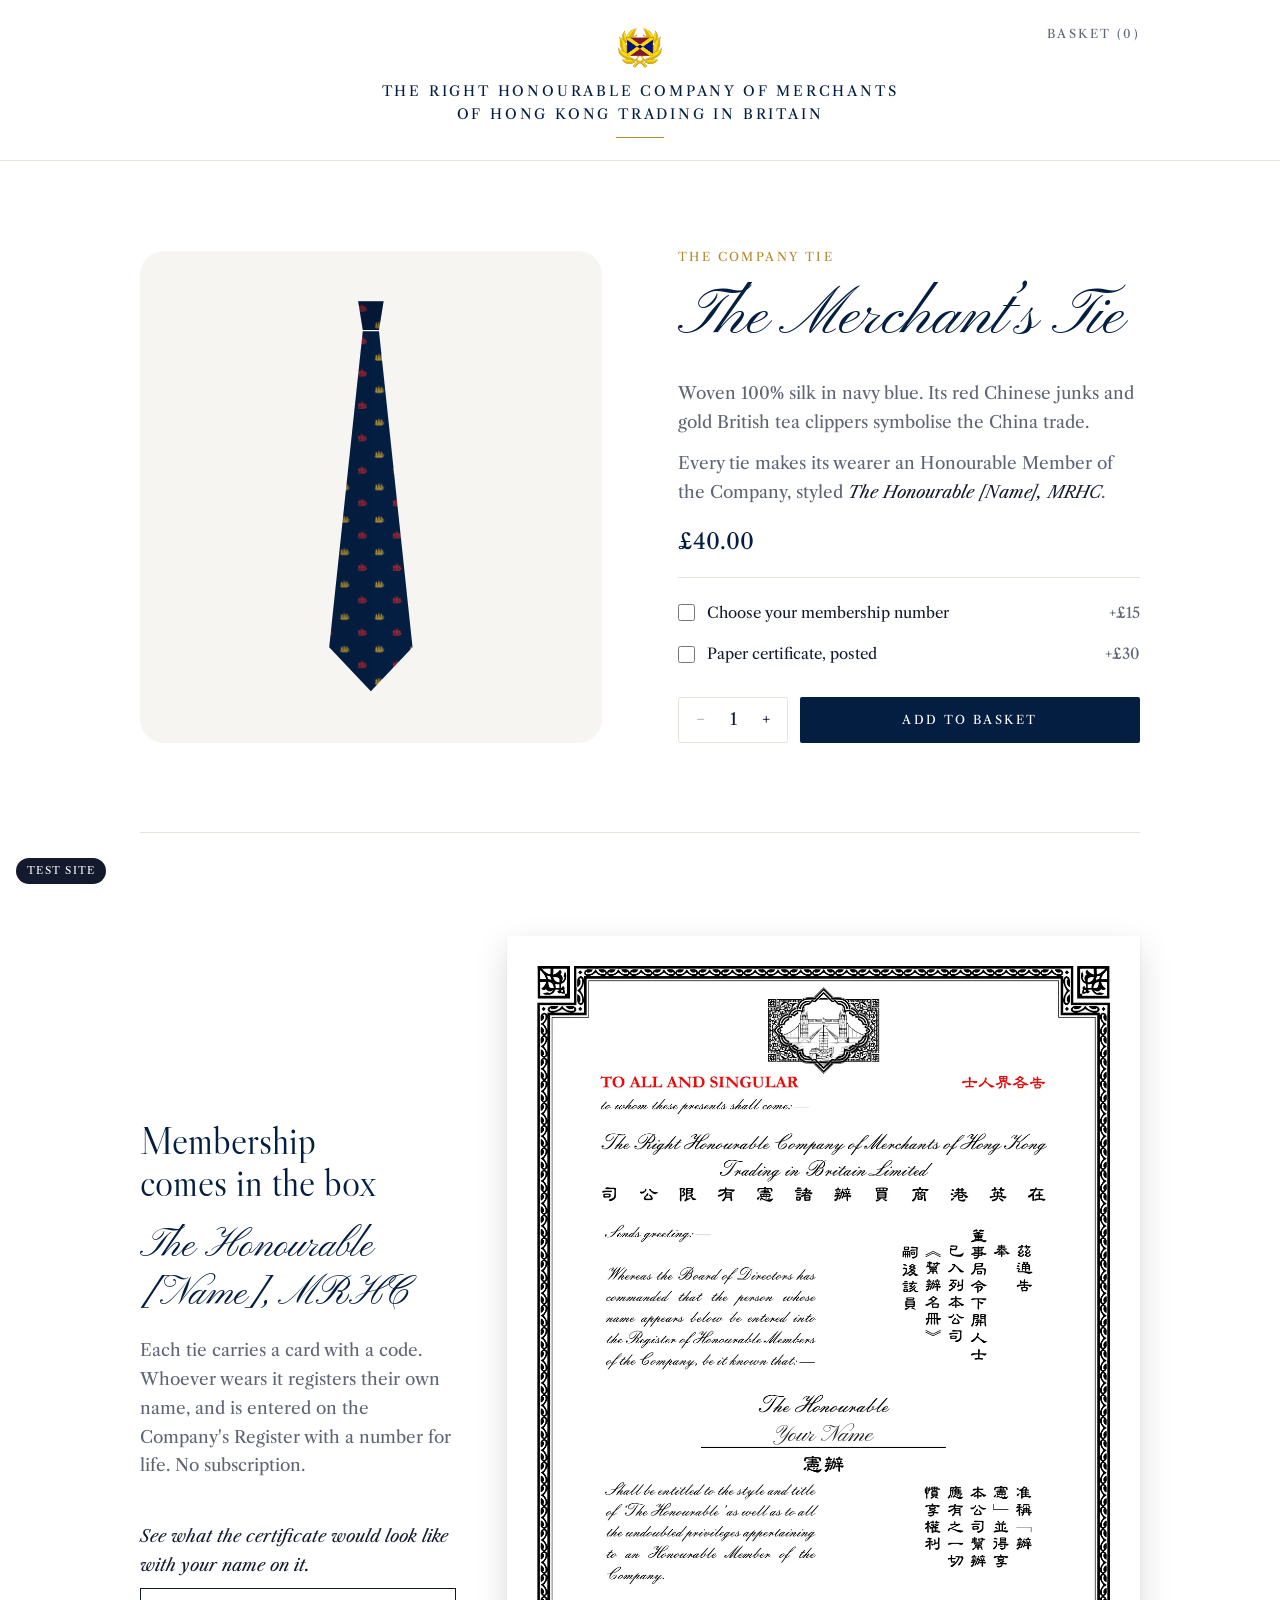
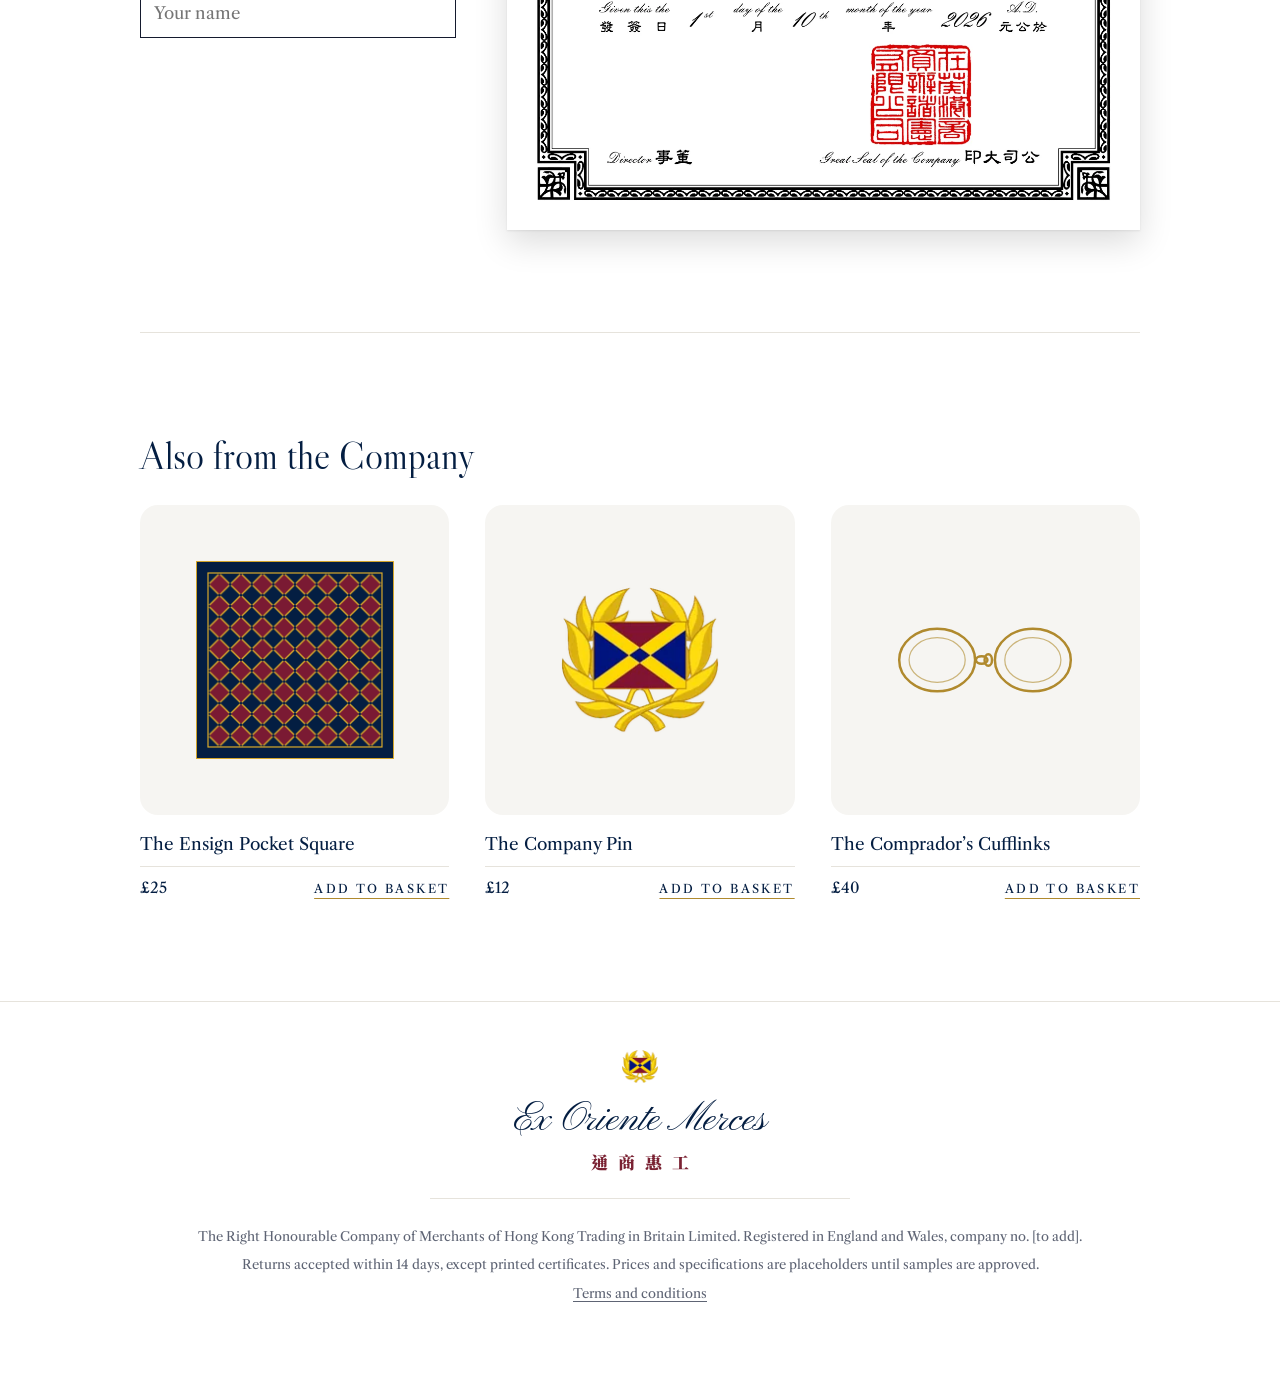
<file: index.html>
<!doctype html>
<html lang="en-GB">
<head>
<meta charset="utf-8">
<meta name="viewport" content="width=device-width, initial-scale=1, viewport-fit=cover">
<meta name="color-scheme" content="light only">
<meta name="robots" content="noindex, nofollow">
<title>The Right Honourable Company of Merchants</title>
<meta name="description" content="The Merchant's Tie: woven 100% silk in navy blue with red Chinese junks and gold British tea clippers. Every tie admits its wearer as an Honourable Member of the Company.">
<link rel="icon" href="assets/favicon.png">
<link rel="preconnect" href="https://fonts.googleapis.com">
<link rel="preconnect" href="https://fonts.gstatic.com" crossorigin>
<link rel="stylesheet" href="https://fonts.googleapis.com/css2?family=Libre+Caslon+Display&family=Libre+Caslon+Text:ital@0;1&family=Pinyon+Script&family=Noto+Serif+TC:wght@900&display=swap">
<link rel="stylesheet" href="styles.css">
<style>
.cert2{margin:0;position:relative;container-type:inline-size;box-shadow:0 1px 2px rgba(0,0,0,.08),0 12px 32px rgba(0,0,0,.14);background:#fff}
.cert2 img{display:block;width:100%;height:auto}
.cert2 .nm{position:absolute;left:8%;right:8%;top:var(--name-y,55.8%);transform:translateY(-50%);text-align:center;font-family:"Pinyon Script",cursive;font-size:var(--fs,3.85cqw);line-height:1;color:#1b1b1b;white-space:nowrap;overflow:hidden}
.cname{display:block;margin:1.4em 0 .4em}
.cname span{display:block;font-style:italic;margin-bottom:.45em}
.cname input{width:100%;max-width:24rem;font:inherit;font-size:1.05rem;padding:.6em .75em;border:1px solid currentColor;border-radius:0;background:#fff;color:inherit}
footer a.tlink{font:inherit;color:inherit;text-decoration:underline;text-underline-offset:3px}
.member{grid-template-columns:minmax(0,1fr) minmax(0,2fr);gap:clamp(32px,4vw,56px)}
@media (max-width:820px){.member{grid-template-columns:1fr}}
</style>
</head>
<body>
<header class="masthead">
  <div class="wrap">
    <img src="assets/insignia.webp" alt="" width="160" height="147">
    <a class="title" href="/">The Right Honourable Company of Merchants<br>of Hong Kong Trading in Britain</a>
    <span class="rule" aria-hidden="true"></span>
    <button class="basket" id="openBasket" type="button">Basket (<span id="count">0</span>)</button>
  </div>
</header>

<main>
  <div class="wrap">
    <section class="product">
      <div class="shot"><div class="art" data-art="tie"></div></div>
      <form class="buy" id="tieForm" novalidate>
        <span class="eyebrow">The Company Tie</span>
        <h1>The Merchant&rsquo;s Tie</h1>
        <div class="lede">
          <p>Woven 100% silk in navy blue. Its red Chinese junks and gold British tea clippers symbolise the China trade.</p>
          <p>Every tie makes its wearer an Honourable Member of the Company, styled <i>The Honourable [Name], MRHC</i>.</p>
        </div>
        <span class="price" id="tieTotal">£40.00</span>
        <div class="opts">
          <label class="opt"><input type="checkbox" id="optNum">Choose your membership number<span class="p">+£15</span></label>
          <div class="numbox" id="numBox" hidden>
            <input type="number" id="num" min="100" max="1000000" inputmode="numeric" value="1888" aria-label="Membership number">
            <span class="hint">Any free number from 100 to 1,000,000.</span>
            <span class="err" id="numErr" hidden>Enter a whole number from 100 to 1,000,000.</span>
          </div>
          <label class="opt"><input type="checkbox" id="optCert">Paper certificate, posted<span class="p">+£30</span></label>
        </div>
        <div class="row">
          <div class="qty" role="group" aria-label="Quantity">
            <button type="button" id="qtyDown" aria-label="One fewer">−</button>
            <output id="qty" aria-live="polite">1</output>
            <button type="button" id="qtyUp" aria-label="One more">+</button>
          </div>
          <button class="btn" type="submit">Add to basket</button>
        </div>
        <span class="hint" id="qtyHint" hidden>A chosen number belongs to one tie.</span>
      </form>
    </section>

    <section class="member">
      <div class="txt">
        <h2>Membership comes in the box</h2>
        <p class="styled">The Honourable [Name], MRHC</p>
        <p>Each tie carries a card with a code. Whoever wears it registers their own name, and is entered on the Company's Register with a number for life. No subscription.</p>
        <label class="cname"><span>See what the certificate would look like with your name on it.</span>
          <input id="certName" type="text" maxlength="40" placeholder="Your name" autocomplete="name"></label>
      </div>
      <figure class="cert2" aria-label="Membership certificate preview">
        <img src="certificate.webp" alt="The Company's bilingual membership certificate for an Honourable Member" width="1241" height="1754" loading="lazy">
        <span class="nm" id="certOut" aria-live="polite">Your Name</span>
      </figure>
      <span id="cNum" hidden>001888</span>
    </section>

    <section class="also">
      <h2>Also from the Company</h2>
      <div class="items">
        <article class="item">
          <div class="pic"><div class="art" data-art="square"></div></div>
          <div class="info">
            <h3>The Ensign Pocket Square</h3>
            <div class="buyline"><span>£25</span><button class="add" type="button" data-add="square">Add to basket</button></div>
          </div>
        </article>
        <article class="item">
          <div class="pic"><div class="art" data-art="pin"></div></div>
          <div class="info">
            <h3>The Company Pin</h3>
            <div class="buyline"><span>£12</span><button class="add" type="button" data-add="pin">Add to basket</button></div>
          </div>
        </article>
        <article class="item">
          <div class="pic"><div class="art" data-art="cufflinks"></div></div>
          <div class="info">
            <h3>The Comprador&rsquo;s Cufflinks</h3>
            <div class="buyline"><span>£40</span><button class="add" type="button" data-add="cufflinks">Add to basket</button></div>
          </div>
        </article>
      </div>
    </section>
  </div>
</main>

<footer>
  <div class="wrap">
    <div class="motto">
      <img src="assets/insignia.webp" alt="" width="160" height="147">
      <p class="la" lang="la">Ex Oriente Merces</p>
      <p class="zh" lang="zh-Hant">通商惠工</p>
    </div>
    <p>The Right Honourable Company of Merchants of Hong Kong Trading in Britain Limited. Registered in England and Wales, company no. [to add].</p>
    <p>Returns accepted within 14 days, except printed certificates. Prices and specifications are placeholders until samples are approved.</p>
    <p><a class="tlink" href="/terms">Terms and conditions</a></p>
  </div>
</footer>

<span class="badge">TEST SITE</span>

<div class="scrim" id="scrim" hidden></div>
<aside class="drawer" id="drawer" hidden aria-label="Basket">
  <header><h2>Basket</h2><button class="x" id="closeBasket" type="button" aria-label="Close basket">×</button></header>
  <div class="lines" id="lines"></div>
  <div class="f">
    <div class="tot"><span>Total</span><b id="bTotal">£0.00</b></div>
    <button class="btn" id="checkout" type="button">Checkout</button>
    <p class="note" id="checkoutMsg" hidden>Payment is not connected on this test site.</p>
  </div>
</aside>
<script src="site.js"></script>
<script>
(function(){
  var i=document.getElementById("certName"), o=document.getElementById("certOut");
  if(!i||!o) return;
  function upd(){
    var v=i.value.replace(/\s+/g," ").trim()||"Your Name";
    o.textContent=v;
    o.style.setProperty("--fs", Math.min(3.85, 3.85*22/Math.max(v.length,1)).toFixed(2)+"cqw");
  }
  i.addEventListener("input",upd); upd();
})();
</script>
</body>
</html>
</file>
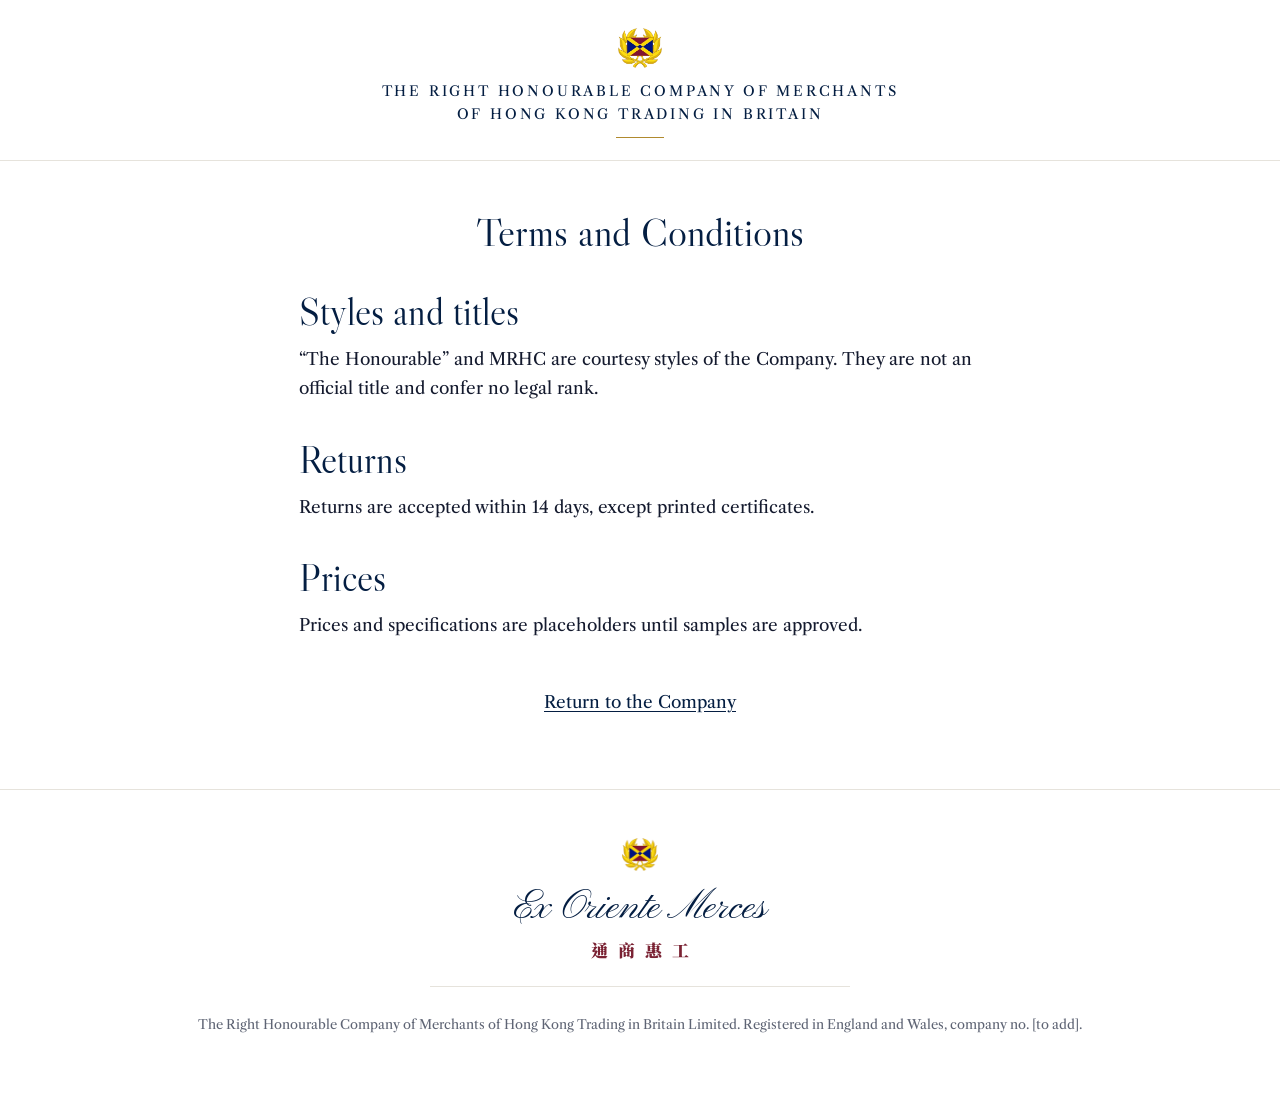
<file: terms.html>
<!doctype html>
<html lang="en-GB">
<head>
<meta charset="utf-8">
<meta name="viewport" content="width=device-width, initial-scale=1, viewport-fit=cover">
<meta name="color-scheme" content="light only">
<meta name="robots" content="noindex, nofollow">
<title>Terms and Conditions · The Right Honourable Company of Merchants</title>
<link rel="icon" href="assets/favicon.png">
<link rel="preconnect" href="https://fonts.googleapis.com">
<link rel="preconnect" href="https://fonts.gstatic.com" crossorigin>
<link rel="stylesheet" href="https://fonts.googleapis.com/css2?family=Libre+Caslon+Display&family=Libre+Caslon+Text:ital@0;1&family=Pinyon+Script&family=Noto+Serif+TC:wght@900&display=swap">
<link rel="stylesheet" href="styles.css">
<style>
.terms{max-width:62ch;margin:0 auto;padding-block:48px 72px}
.terms h1{font-family:"Libre Caslon Display",serif;font-weight:400;font-size:clamp(28px,4vw,40px);line-height:1.15;color:var(--navy);margin-bottom:32px;text-align:center}
.terms h2{margin:36px 0 12px}
.terms p{margin-bottom:12px}
.terms .back{display:block;text-align:center;margin-top:48px}
footer a.tlink,.terms a{font:inherit;color:var(--navy);text-decoration:underline;text-underline-offset:3px}
</style>
</head>
<body>
<header class="masthead">
  <div class="wrap">
    <img src="assets/insignia.webp" alt="" width="160" height="147">
    <a class="title" href="/">The Right Honourable Company of Merchants<br>of Hong Kong Trading in Britain</a>
    <span class="rule" aria-hidden="true"></span>
  </div>
</header>

<main>
  <div class="wrap">
    <article class="terms">
      <h1>Terms and Conditions</h1>

      <h2>Styles and titles</h2>
      <p>&ldquo;The Honourable&rdquo; and MRHC are courtesy styles of the Company. They are not an official title and confer no legal rank.</p>

      <h2>Returns</h2>
      <p>Returns are accepted within 14 days, except printed certificates.</p>

      <h2>Prices</h2>
      <p>Prices and specifications are placeholders until samples are approved.</p>

      <a class="back" href="/">Return to the Company</a>
    </article>
  </div>
</main>

<footer>
  <div class="wrap">
    <div class="motto">
      <img src="assets/insignia.webp" alt="" width="160" height="147">
      <p class="la" lang="la">Ex Oriente Merces</p>
      <p class="zh" lang="zh-Hant">通商惠工</p>
    </div>
    <p>The Right Honourable Company of Merchants of Hong Kong Trading in Britain Limited. Registered in England and Wales, company no. [to add].</p>
  </div>
</footer>
</body>
</html>
</file>
<file: styles.css>
/* The Company: one product, said simply. White, near-black ink, one claret accent. */
:root{
  color-scheme:light;
  --ink:#141A2E; --navy:#041E42; --muted:#5E6474; --faint:#9EA3AE; --line:#E6E3DC; --tile:#F6F5F2; --accent:#7A2233; --gold:#B08A2E;
  --sans:"Libre Caslon Text","Iowan Old Style",Georgia,serif;
  --display:"Libre Caslon Display","Libre Caslon Text",Georgia,serif;
  --serif:"Libre Caslon Text",Georgia,serif;
  --script:"Pinyon Script","Snell Roundhand","Apple Chancery",cursive;
  --zh:"Noto Serif TC","Songti TC",serif;
  /* Type scale. Text sizes: 13 small print, 15 interface, 17 body, 22 price.
     Spaced capitals: always 12px at .2em (the masthead title is the one exception, larger).
     Display cut only for section headings; script only for names and styles. */
  --fs-small:13px; --fs-ui:15px; --fs-body:17px; --fs-price:22px;
  --track:.2em;
  --h2:clamp(28px,3.2vw,38px);
  --script-2:clamp(30px,3.4vw,40px);
}
*{box-sizing:border-box}
[hidden]{display:none!important}
html{background:#fff;-webkit-text-size-adjust:100%}
body{background:#fff;color:var(--ink);font:400 var(--fs-body)/1.7 var(--sans);margin:0;-webkit-font-smoothing:antialiased}
img{max-width:100%;display:block}
h1,h2,h3{font-family:var(--display);font-weight:400;letter-spacing:0;line-height:1.1;margin:0;text-wrap:balance}
h2{font-size:var(--h2);color:var(--navy)}
p{margin:0}
button,input{font:inherit;color:inherit}
:focus-visible{outline:2px solid var(--accent);outline-offset:3px}
.wrap{max-width:1080px;margin:0 auto;padding-inline:clamp(16px,4vw,40px)}
.muted{color:var(--muted)}

/* Header */
.masthead{border-bottom:1px solid var(--line)}
.masthead .wrap{position:relative;display:grid;justify-items:center;gap:12px;padding-block:28px 22px;text-align:center}
.masthead img{width:44px;height:auto}
.masthead .title{font:400 clamp(12px,1.25vw,14px)/1.6 var(--sans);letter-spacing:var(--track);text-transform:uppercase;color:var(--navy);text-decoration:none}
.masthead .rule{display:block;width:48px;height:1px;background:var(--gold)}
.basket{position:absolute;right:clamp(16px,4vw,40px);top:22px;background:none;border:0;padding:6px 0;font:400 12px/1 var(--sans);letter-spacing:var(--track);text-transform:uppercase;color:var(--muted);cursor:pointer}
.basket:hover{color:var(--ink)}
@media (max-width:640px){.masthead .wrap{padding-top:52px}.basket{top:16px}}

/* The tie panel takes its height from the text column beside it, never more. */
.product{display:grid;grid-template-columns:minmax(0,1fr) minmax(0,1fr);gap:clamp(32px,6vw,80px);align-items:stretch;padding-block:clamp(40px,7vw,96px)}
.shot{position:relative;background:var(--tile);border-radius:24px;min-height:420px;max-width:100%}
.shot .art{position:absolute;inset:10% 8%}
.shot .art svg{display:block}
@media (max-width:820px){.product{grid-template-columns:minmax(0,1fr)}.shot{aspect-ratio:1/1;min-height:0}.shot .art{inset:10%}}
.buy{display:grid;gap:24px;min-width:0;container-type:inline-size}
.eyebrow{font:400 12px/1 var(--sans);letter-spacing:var(--track);text-transform:uppercase;color:var(--gold)}
/* "The Merchant's Tie" set in Pinyon Script is ~6.84em wide; 14cqi keeps it on one line at any column width.
   It is held to one line only once that font has loaded (site.js adds .script-ready), so a fallback font can wrap. */
.script-ready .buy h1{white-space:nowrap}
.buy h1{font-family:var(--script);font-weight:400;font-size:min(80px,14cqi);line-height:1.15;color:var(--navy);letter-spacing:0;margin-top:-6px}
.buy .lede{display:grid;gap:12px;color:var(--muted);max-width:42ch}
.buy .lede i{color:var(--ink)}
.price{font:400 var(--fs-price)/1 var(--sans);color:var(--navy)}
.opts{display:grid;gap:4px;border-top:1px solid var(--line);padding-top:16px}
.opt{display:flex;align-items:center;gap:12px;padding:6px 0;font-size:var(--fs-ui);cursor:pointer}
.opt input{accent-color:var(--ink);width:17px;height:17px;margin:0}
.opt .p{margin-left:auto;color:var(--muted)}
.numbox{display:grid;gap:6px;padding:4px 0 8px 29px}
.numbox input{width:100%;max-width:220px;padding:10px 12px;border:1px solid var(--line);border-radius:10px}
.numbox input:focus{outline:none;border-color:var(--ink)}
.hint{font-size:var(--fs-small);color:var(--muted)}
.err{font-size:var(--fs-small);color:var(--accent)}
.row{display:flex;align-items:center;gap:12px;flex-wrap:wrap}
.qty{display:inline-flex;align-items:center;border:1px solid var(--line);border-radius:2px}
.qty button{width:42px;height:44px;background:none;border:0;cursor:pointer}
.qty button:disabled{color:var(--faint);cursor:default}
.qty output{min-width:24px;text-align:center}
.btn{flex:1;display:inline-flex;justify-content:center;align-items:center;gap:8px;min-height:46px;padding:0 24px;border-radius:2px;background:var(--navy);color:#fff;border:0;font-size:12px;letter-spacing:var(--track);text-transform:uppercase;cursor:pointer;text-decoration:none}
.btn:hover{opacity:.88}

/* Membership */
.member{display:grid;grid-template-columns:minmax(0,1fr) minmax(0,1.1fr);gap:clamp(32px,6vw,80px);align-items:center;padding-block:clamp(56px,8vw,112px);border-top:1px solid var(--line)}
@media (max-width:820px){.member{grid-template-columns:1fr}}
.member .txt{display:grid;gap:18px;min-width:0}
.member .styled{font-family:var(--script);font-size:var(--script-2);line-height:1.2;color:var(--navy)}
.member p{color:var(--muted);max-width:44ch}
.member .small{font-size:var(--fs-small);color:var(--faint);max-width:52ch}
.cert{position:relative;aspect-ratio:1.414/1;max-width:100%;background:#fff;border:1px solid var(--line);border-radius:4px;box-shadow:0 30px 60px -40px rgba(10,12,30,.4);container-type:inline-size;overflow:hidden}
.cert .rule{position:absolute;inset:4cqw;border:1px solid #B08A2E}
.cert .in{position:absolute;inset:7cqw;display:grid;grid-template-rows:auto 1fr auto;text-align:center}
.cert .top{display:flex;align-items:center;justify-content:center;gap:1.4cqw;font:400 1.5cqw/1.4 var(--sans);letter-spacing:.18em;text-transform:uppercase;color:#55555B}
.cert .top img{width:5cqw;height:auto}
.cert .mid{display:grid;align-content:center;gap:1.4cqw}
.cert .zhr{font:900 3cqw/1 var(--zh);color:var(--accent);letter-spacing:.35em;margin-right:-.35em}
.cert .who{font:400 7cqw/1.1 var(--script);color:#041E42}
.cert .st{font:italic 400 2.3cqw/1.3 var(--serif);color:#5E6474}
.cert .foot{display:flex;justify-content:space-between;align-items:end;font:400 1.4cqw/1.4 var(--sans);letter-spacing:.06em;color:var(--muted);text-align:left}
.seal{width:7cqw;height:7cqw;background:var(--accent);color:#fff;display:grid;grid-template-columns:1fr 1fr;place-items:center;font:900 2.4cqw/1 var(--zh);padding:.5cqw;border-radius:.4cqw;transform:rotate(-4deg)}

/* Also */
.also{padding-block:clamp(56px,8vw,112px);border-top:1px solid var(--line)}
.also h2{margin-bottom:28px}
.items{display:grid;grid-template-columns:repeat(3,minmax(0,1fr));gap:clamp(20px,3vw,36px)}
.item{display:grid;grid-template-rows:auto 1fr;gap:18px;min-width:0}
.item .pic{background:var(--tile);border-radius:18px;aspect-ratio:1/1;display:grid;place-items:center;padding:18%;max-width:100%}
.item .pic .art{width:100%;height:100%;display:grid;place-items:center}
.item .pic img{height:auto;max-height:100%;object-fit:contain}
.item .info{display:grid;grid-template-rows:1fr auto;gap:10px;min-width:0} /* price line pinned to the bottom so rules align across a row */
/* Caslon Text, not Display: the display cut is drawn for large sizes and looks pinched at 20px. */
.item h3{font:400 var(--fs-body)/1.35 var(--sans);color:var(--navy)}
.item .buyline{display:flex;justify-content:space-between;align-items:baseline;gap:12px;padding-top:12px;border-top:1px solid var(--line)}
.item .buyline span{font-size:var(--fs-ui);line-height:1;color:var(--navy)}
.item .add{background:none;border:0;padding:0;font-size:12px;letter-spacing:var(--track);text-transform:uppercase;color:var(--navy);text-decoration:underline;text-decoration-color:var(--gold);text-underline-offset:5px;cursor:pointer}
.item .add:hover{color:var(--accent)}
@media (max-width:720px){
  .items{grid-template-columns:1fr;gap:28px}
  .item{grid-template-columns:120px minmax(0,1fr);grid-template-rows:none;gap:18px;align-items:start}
  .item .pic{border-radius:12px;padding:14%}
}

footer{border-top:1px solid var(--line);padding-block:40px 72px;font-size:var(--fs-small);color:var(--muted)}
footer .wrap{display:grid;gap:6px;justify-items:center;text-align:center}
footer .motto{display:grid;justify-items:center;gap:10px;padding-block:8px 28px;margin-bottom:20px;border-bottom:1px solid var(--line);width:min(420px,100%)}
footer .motto img{width:36px;height:auto;margin-bottom:4px}
footer .motto .la{font:400 var(--script-2)/1.15 var(--script);color:var(--navy)}
footer .motto .zh{font:900 17px/1 var(--zh);color:var(--accent);letter-spacing:.6em;margin-right:-.6em}
.badge{position:fixed;left:16px;bottom:16px;z-index:30;font:400 10.5px/1 var(--sans);letter-spacing:.12em;padding:8px 11px;border-radius:999px;background:var(--ink);color:#fff}

/* Basket */
.scrim{position:fixed;inset:0;background:rgba(0,0,0,.25);z-index:40}
.drawer{position:fixed;top:0;right:0;bottom:0;width:min(400px,100%);background:#fff;z-index:41;display:grid;grid-template-rows:auto 1fr auto;border-left:1px solid var(--line)}
.drawer header{display:flex;justify-content:space-between;align-items:center;padding:18px 22px;border-bottom:1px solid var(--line)}
.drawer h2{font:400 12px/1 var(--sans);letter-spacing:var(--track);text-transform:uppercase;color:var(--navy)}
.x{background:none;border:1px solid var(--line);width:34px;height:34px;border-radius:999px;cursor:pointer}
.lines{overflow:auto;padding:0 22px;display:grid;align-content:start}
.ln{padding:16px 0;border-bottom:1px solid var(--line);display:grid;gap:4px}
.ln .t{display:flex;justify-content:space-between;gap:12px}
.ln .t b{font-weight:400}
.ln .t span{}
.ln ul{margin:0;padding-left:16px;font-size:var(--fs-small);color:var(--muted)}
.ln .rm{justify-self:start;background:none;border:0;padding:0;font-size:var(--fs-small);color:var(--muted);text-decoration:underline;cursor:pointer}
.empty{padding:24px 0;color:var(--muted)}
.drawer .f{padding:18px 22px;border-top:1px solid var(--line);display:grid;gap:12px}
.drawer .f .tot{display:flex;justify-content:space-between}
.drawer .f .tot b{font-weight:400}
.drawer .note{font-size:var(--fs-small);color:var(--muted)}
</file>
